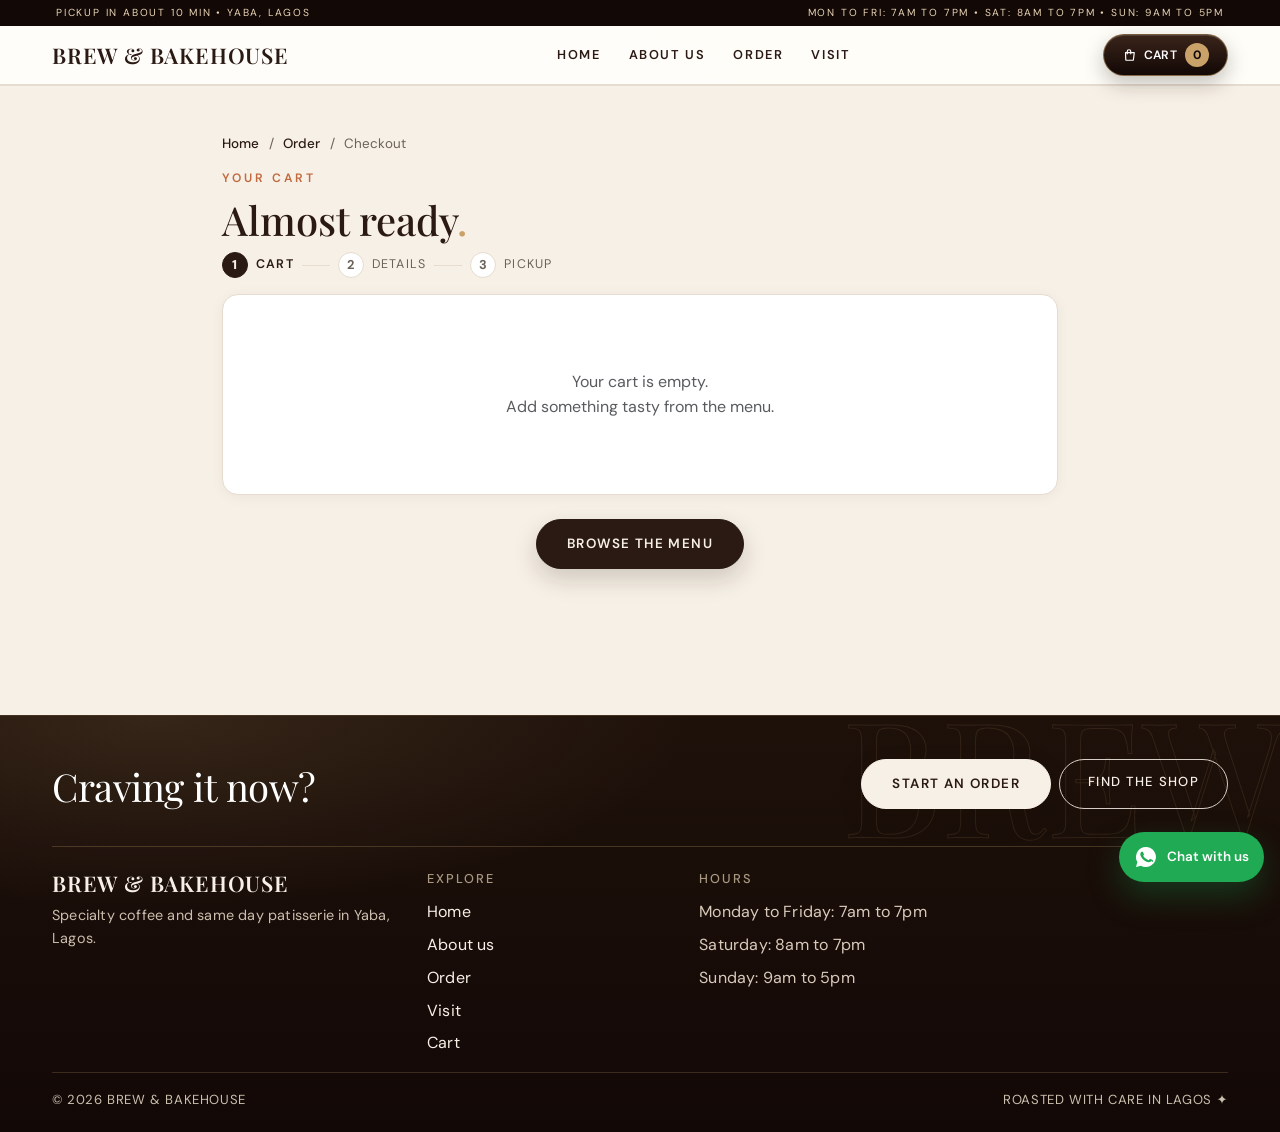
<file: checkout.html>
<!DOCTYPE html>

<html lang="en">

<head>

  <meta charset="UTF-8">

  <meta name="viewport" content="width=device-width, initial-scale=1.0">

  <title>Checkout • Brew & Bakehouse</title>

  <meta name="description" content="Review your pickup order and checkout for Brew and Bakehouse, Yaba Lagos.">
  <meta property="og:type" content="website">
  <meta property="og:title" content="Checkout • Brew &amp; Bakehouse">
  <meta property="og:description" content="Review your pickup order and checkout for Brew and Bakehouse, Yaba Lagos.">

  <meta name="theme-color" content="#190e08">

  <link rel="icon" href="data:image/svg+xml,%3Csvg xmlns='http://www.w3.org/2000/svg' viewBox='0 0 64 64'%3E%3Ccircle cx='32' cy='32' r='30' fill='%23190e08'/%3E%3Ccircle cx='32' cy='32' r='29' fill='none' stroke='%23c9a26a' stroke-width='2'/%3E%3Ctext x='32' y='42' font-size='28' text-anchor='middle' fill='%23f7f0e6' font-family='Georgia'%3EB%3C/text%3E%3C/svg%3E">

  <link href="https://cdn.jsdelivr.net/npm/bootstrap@5.3.3/dist/css/bootstrap.min.css" rel="stylesheet">

  <link rel="preconnect" href="https://fonts.googleapis.com">

  <link rel="preconnect" href="https://fonts.gstatic.com" crossorigin>

  <link href="https://fonts.googleapis.com/css2?family=Playfair+Display:ital,wght@0,400;0,600;1,500&family=DM+Sans:opsz,wght@9..40,400;9..40,500;9..40,600&display=swap" rel="stylesheet">

  <link rel="stylesheet" href="css/style.css">

</head>

<body>

  <a class="skip-link" href="#main">Skip to content</a>



  <div class="topbar"><div class="topwrap"><span>Pickup in about 10 min • Yaba, Lagos</span><span class="topbar-right">Mon to Fri: 7am to 7pm • Sat: 8am to 7pm • Sun: 9am to 5pm</span></div></div>
<nav class="navbar navbar-expand-lg px-3 px-lg-4 py-2" aria-label="Main navigation">
  <div class="container-fluid" style="max-width:1200px">
    <span class="navbar-brand brand-logo brand-static" aria-label="Brew and Bakehouse">Brew &amp; Bakehouse</span>
    <div class="d-flex align-items-center gap-2 ms-auto d-lg-none">
      <a href="checkout.html" class="btn cart-btn cart-btn-sm" aria-label="View bag"><svg width="14" height="14" viewBox="0 0 24 24" fill="none" stroke="currentColor" stroke-width="2" stroke-linecap="round" stroke-linejoin="round" aria-hidden="true"><path d="M6 8h15l-1.5 12.5a1 1 0 0 1-1 .5h-11a1 1 0 0 1-1-.5z"/><path d="M9 10V6a3 3 0 0 1 6 0v4"/></svg> <span class="m-label">Cart</span> <span class="cart-count">0</span></a>
      <button class="navbar-toggler custom-toggler js-drawer-toggle" type="button" aria-controls="navMenu" aria-expanded="false" aria-label="Open menu">
      <span class="tlines" aria-hidden="true"><span></span><span></span><span></span></span>
      <span class="tlabel tlabel-open" aria-hidden="true">Menu</span>
      <span class="tlabel tlabel-close" aria-hidden="true">Close</span>
    </button>
    </div>
    <div class="drawer navbar-collapse" id="navMenu">
      <ul class="navbar-nav mx-auto gap-lg-4 text-center my-3 my-lg-0">
          <li class="nav-item"><a class="nav-link" href="index.html"><span class="dn" aria-hidden="true">01</span>Home</a></li>
          <li class="nav-item"><a class="nav-link" href="our-story.html"><span class="dn" aria-hidden="true">02</span>About us</a></li>
          <li class="nav-item"><a class="nav-link" href="order.html"><span class="dn" aria-hidden="true">03</span>Order</a></li>
          <li class="nav-item"><a class="nav-link" href="find-us.html"><span class="dn" aria-hidden="true">04</span>Visit</a></li>
      </ul>
      <div class="drawer-cart d-lg-none">
        <a href="checkout.html" class="btn cart-btn justify-content-center" aria-label="View bag"><svg width="14" height="14" viewBox="0 0 24 24" fill="none" stroke="currentColor" stroke-width="2" stroke-linecap="round" stroke-linejoin="round" aria-hidden="true"><path d="M6 8h15l-1.5 12.5a1 1 0 0 1-1 .5h-11a1 1 0 0 1-1-.5z"/><path d="M9 10V6a3 3 0 0 1 6 0v4"/></svg> CART <span class="cart-count">0</span></a>
        <p class="drawer-note">Monday to Friday: 7am to 7pm • Yaba, Lagos</p>
      </div>
      <div class="d-none d-lg-block">
        <a href="checkout.html" class="btn cart-btn justify-content-center" aria-label="View bag"><svg width="14" height="14" viewBox="0 0 24 24" fill="none" stroke="currentColor" stroke-width="2" stroke-linecap="round" stroke-linejoin="round" aria-hidden="true"><path d="M6 8h15l-1.5 12.5a1 1 0 0 1-1 .5h-11a1 1 0 0 1-1-.5z"/><path d="M9 10V6a3 3 0 0 1 6 0v4"/></svg> CART <span class="cart-count">0</span></a>
      </div>
    </div>
  </div>
</nav>



  <main id="main">

  <section class="cart-section py-4 py-md-5" style="background:var(--cream); min-height:70vh">

    <div class="container" style="max-width:860px">

      <nav class="breadcrumb-nav" aria-label="Breadcrumb">
        <a href="index.html">Home</a><span aria-hidden="true">/</span><a href="order.html">Order</a><span aria-hidden="true">/</span><span aria-current="page">Checkout</span>
      </nav>
      <p class="eyebrow mb-2">Your cart</p>
      <h1 class="section-title mb-2">Almost ready<span style="color:var(--gold)">.</span></h1>

      <div class="steps" aria-label="Checkout steps"><span class="on"><b>1</b> Cart</span><i></i><span><b>2</b> Details</span><i></i><span><b>3</b> Pickup</span></div>



      <div class="last-order" id="lastOrder" style="display:none;" role="status"></div>

      <div class="cart-box" id="cartBox" aria-live="polite">

        <p class="text-center text-muted py-5 mb-0">Your cart is empty.</p>

      </div>



      <div class="text-center mt-3" id="cartActions" style="display:none;">

        <div class="fulfill-toggle" role="group" aria-label="Pickup or delivery">
          <button class="filter-btn active" id="pickupBtn" aria-pressed="true" type="button">Pickup</button>
          <button class="filter-btn" id="deliveryBtn" aria-pressed="false" type="button">Delivery</button>
        </div>

        <p class="cart-items-line" id="cartTotal"></p>

        <p class="cart-fee" id="feeLine"></p>

        <p class="cart-total" id="grandTotal"></p>

        <p class="text-muted small mb-0" id="cartEta"></p>

        <p class="loyalty-line" id="loyaltyLine"></p>

        <p class="text-muted small mb-0">Pay on pickup or delivery.</p>

        <div class="mt-2">
          <button class="cart-remove" id="clearCartBtn" type="button">Clear Cart</button>
        </div>

      </div>



      <div class="checkout-form mt-3" id="checkoutForm" style="display:none;">

        <h2 class="checkout-title h4">Complete your order</h2>

        <p class="checkout-sub">Fill in your details and we'll have your order ready for pickup.</p>



        <form id="checkoutFields" novalidate onsubmit="return false;">

        <div class="row g-3 mt-1">

          <div class="col-12 col-md-6">

            <label class="form-label" for="customerName">Full Name *</label>

            <input type="text" class="form-control" id="customerName" placeholder="e.g. Ada Obi" autocomplete="name" required>

          </div>

          <div class="col-12 col-md-6">

            <label class="form-label" for="customerPhone">Phone Number *</label>

            <input type="tel" class="form-control" id="customerPhone" placeholder="e.g. 08012345678" autocomplete="tel" required>

          </div>

          <div class="col-12 col-md-6">

            <label class="form-label" for="customerEmail">Email Address *</label>

            <input type="email" class="form-control" id="customerEmail" placeholder="e.g. ada@email.com" autocomplete="email" required>

          </div>

          <div class="col-12 col-md-6">

            <label class="form-label" for="pickupTime">Pickup Time *</label>

            <input type="time" class="form-control" id="pickupTime" required>

            <p class="form-text pickup-hint" id="pickupHint">Same day pickup only • at least 15 min ahead • within opening hours.</p>

          </div>

          <div class="col-12" id="deliveryFields" style="display:none;">

            <label class="form-label" for="deliveryAddress">Delivery Address *</label>

            <textarea class="form-control" id="deliveryAddress" rows="2" placeholder="e.g. 4 Aiyetoro St, Yaba"></textarea>

          </div>

          <div class="col-12 col-md-6" id="zoneWrap" style="display:none;">

            <label class="form-label" for="deliveryZone">Delivery Zone</label>

            <select class="form-control" id="deliveryZone"></select>

          </div>

          <div class="col-12">

            <label class="form-label" for="specialRequests">Special Requests (optional)</label>

            <textarea class="form-control" id="specialRequests" rows="2" placeholder="e.g. No sugar, extra hot..."></textarea>

          </div>

        </div>



        <div class="mt-4">

          <button class="btn btn-dark-pill w-100" id="placeOrderBtn" type="submit">Place Order</button>

        </div>

        <div class="wa-lane mt-3">

          <button class="btn btn-outline-dark-pill w-100" id="waOrderBtn" type="button">Send order on WhatsApp</button>

          <p class="text-muted small mt-2 mb-0 text-center">Prefers chat? Send the same order straight to our WhatsApp.</p>

        </div>

        </form>



        <div id="orderSuccess" class="order-success mt-4" style="display:none;" role="status"></div>

      </div>



      <div class="text-center mt-4 d-grid d-sm-block" id="browseBtn">

        <a href="order.html" class="btn btn-dark-pill">Browse the menu</a>

      </div>



    </div>

  </section>

  </main>



  <footer class="footer-premium">
  <div class="container" style="max-width:1200px">
    <div class="foot-cta">
      <div>
        <p class="foot-cta-title">Craving it now?</p>
      </div>
      <div class="d-flex flex-column flex-sm-row gap-2">
        <a href="order.html" class="btn btn-cream text-center">Start an order</a>
        <a href="find-us.html" class="btn btn-outline-cream text-center">Find the shop</a>
      </div>
    </div>
    <div class="footer-grid footer-grid-premium">
      <div>
        <p class="brand-logo mb-2">Brew &amp; Bakehouse</p>
        <p class="foot-note">Specialty coffee and same day patisserie in Yaba, Lagos.</p>
      </div>
      <div>
        <h4>Explore</h4>
        <ul>
          <li><a href="index.html">Home</a></li>
          <li><a href="our-story.html">About us</a></li>
          <li><a href="order.html">Order</a></li>
          <li><a href="find-us.html">Visit</a></li>
          <li><a href="checkout.html">Cart</a></li>
        </ul>
      </div>
      <div>
        <h4>Hours</h4>
        <ul>
          <li>Monday to Friday: 7am to 7pm</li>
          <li>Saturday: 8am to 7pm</li>
          <li>Sunday: 9am to 5pm</li>
        </ul>
      </div>
    </div>
    <div class="footer-bottom">
      <span>© 2026 Brew &amp; Bakehouse</span>
      <span>Roasted with care in Lagos ✦</span>
    </div>
  </div>
</footer>



    <a class="wa-float" href="https://wa.me/2349159898348?text=Hello%20Brew%20and%20Bakehouse!" target="_blank" rel="noopener" aria-label="Chat with us on WhatsApp">
    <svg viewBox="0 0 24 24" fill="currentColor" aria-hidden="true"><path d="M12 2a10 10 0 0 0-8.6 15.1L2 22l5-1.3A10 10 0 1 0 12 2zm5.2 13.9c-.2.6-1.3 1.2-1.8 1.2-.5.1-1 .2-3.3-.7-2.8-1.1-4.6-4-4.7-4.2-.1-.2-1.1-1.5-1.1-2.9s.7-2 1-2.3c.2-.3.5-.3.7-.3h.5c.2 0 .4 0 .6.5s.8 1.9.8 2c.1.1.1.3 0 .5l-.4.5c-.2.2-.3.4-.1.7.2.3.9 1.5 2 2.4 1.4 1.2 2.5 1.6 2.9 1.8.3.2.5.1.7-.1l.8-1c.2-.3.4-.2.7-.1l2 1c.3.1.5.2.6.4 0 .1 0 .7-.4 1.6z"/></svg>
    <span>Chat with us</span>
  </a>
<div class="toast-stack" id="toastStack" aria-live="polite" aria-atomic="true"></div>



  <script src="https://cdn.jsdelivr.net/npm/bootstrap@5.3.3/dist/js/bootstrap.bundle.min.js"></script>

  <script src="js/script.js"></script>

</body>

</html>
</file>
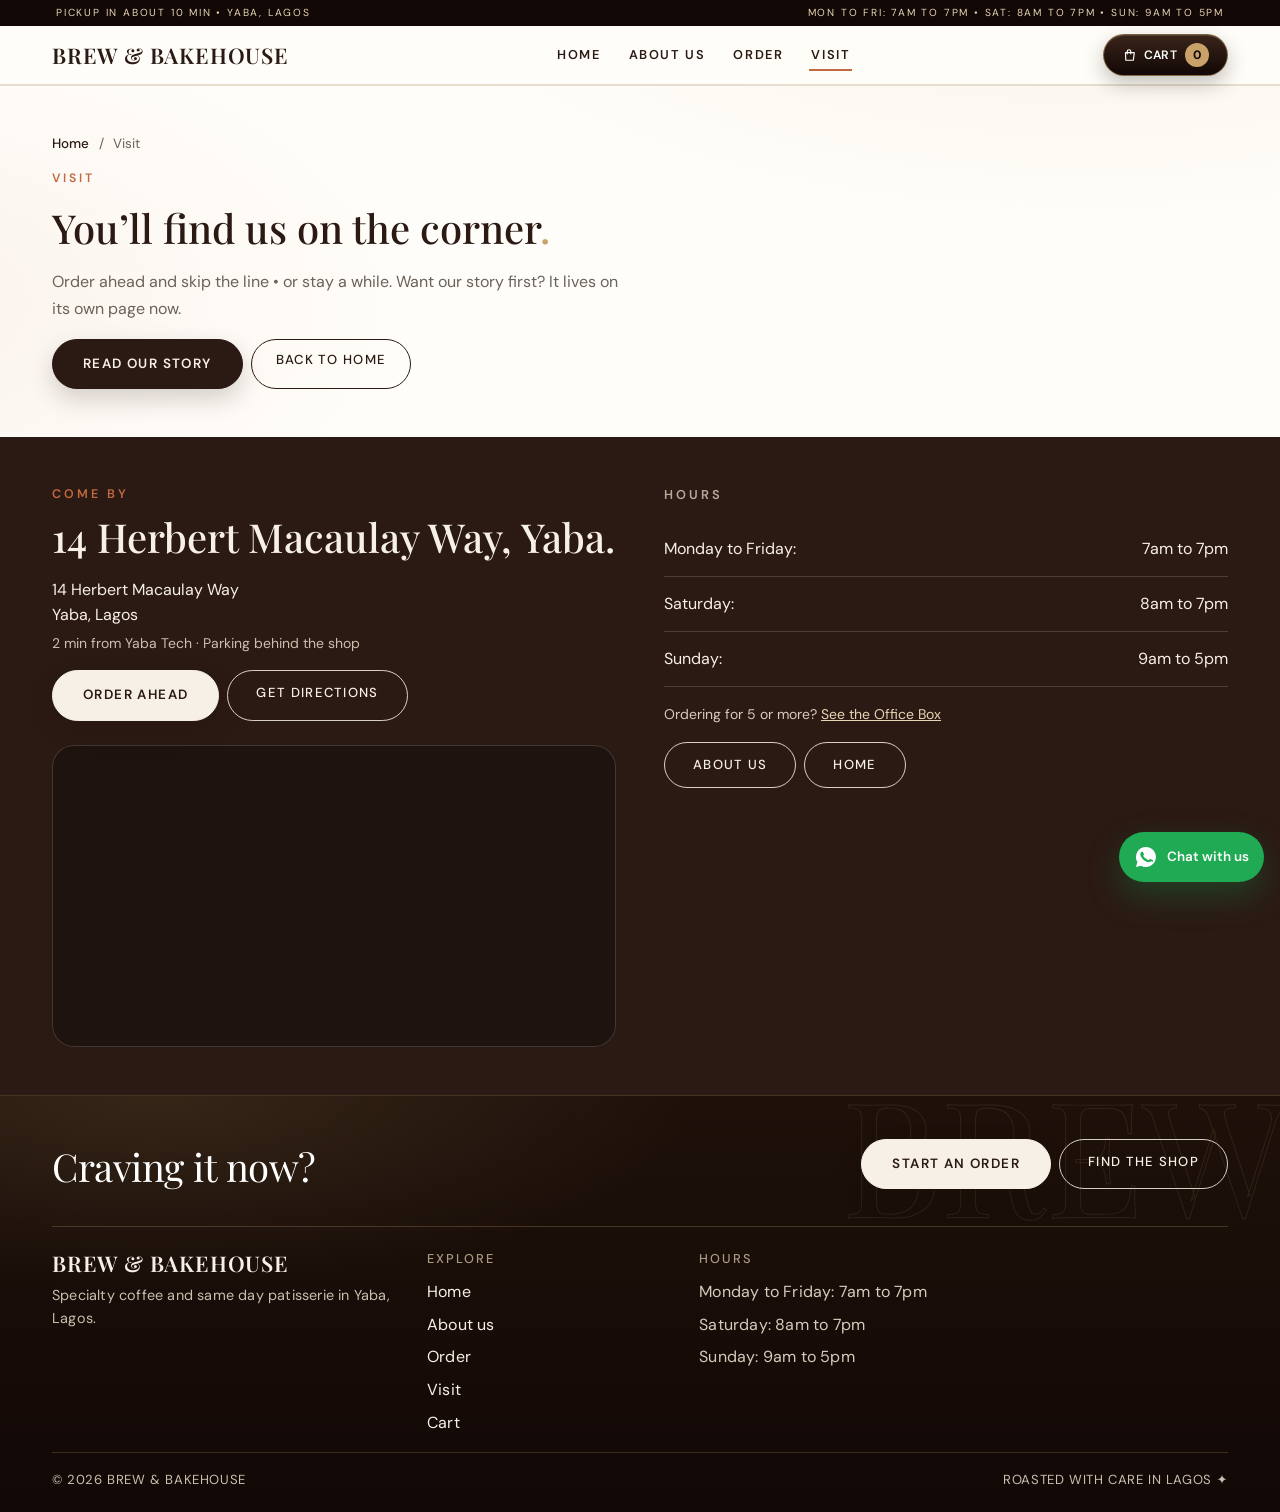
<file: find-us.html>
<!DOCTYPE html>

<html lang="en">

<head>

  <meta charset="UTF-8">

  <meta name="viewport" content="width=device-width, initial-scale=1.0">

  <title>Visit • Brew & Bakehouse, Yaba Lagos</title>

  <meta name="description" content="Hours, address and directions • 14 Herbert Macaulay Way, Yaba Lagos.">
  <meta property="og:type" content="website">
  <meta property="og:title" content="Visit • Brew &amp; Bakehouse">
  <meta property="og:description" content="Hours, address and directions • 14 Herbert Macaulay Way, Yaba Lagos.">

  <meta name="theme-color" content="#190e08">

  <link rel="icon" href="data:image/svg+xml,%3Csvg xmlns='http://www.w3.org/2000/svg' viewBox='0 0 64 64'%3E%3Ccircle cx='32' cy='32' r='30' fill='%23190e08'/%3E%3Ccircle cx='32' cy='32' r='29' fill='none' stroke='%23c9a26a' stroke-width='2'/%3E%3Ctext x='32' y='42' font-size='28' text-anchor='middle' fill='%23f7f0e6' font-family='Georgia'%3EB%3C/text%3E%3C/svg%3E">

  <link href="https://cdn.jsdelivr.net/npm/bootstrap@5.3.3/dist/css/bootstrap.min.css" rel="stylesheet">

  <link rel="preconnect" href="https://fonts.googleapis.com">

  <link rel="preconnect" href="https://fonts.gstatic.com" crossorigin>

  <link href="https://fonts.googleapis.com/css2?family=Playfair+Display:ital,wght@0,400;0,500;0,600;1,400;1,500&family=DM+Sans:opsz,wght@9..40,400;9..40,500;9..40,600&display=swap" rel="stylesheet">

  <link rel="stylesheet" href="css/style.css">

</head>

<body>

  <a class="skip-link" href="#main">Skip to content</a>



  <div class="topbar"><div class="topwrap"><span>Pickup in about 10 min • Yaba, Lagos</span><span class="topbar-right">Mon to Fri: 7am to 7pm • Sat: 8am to 7pm • Sun: 9am to 5pm</span></div></div>
<nav class="navbar navbar-expand-lg px-3 px-lg-4 py-2" aria-label="Main navigation">
  <div class="container-fluid" style="max-width:1200px">
    <span class="navbar-brand brand-logo brand-static" aria-label="Brew and Bakehouse">Brew &amp; Bakehouse</span>
    <div class="d-flex align-items-center gap-2 ms-auto d-lg-none">
      <a href="checkout.html" class="btn cart-btn cart-btn-sm" aria-label="View bag"><svg width="14" height="14" viewBox="0 0 24 24" fill="none" stroke="currentColor" stroke-width="2" stroke-linecap="round" stroke-linejoin="round" aria-hidden="true"><path d="M6 8h15l-1.5 12.5a1 1 0 0 1-1 .5h-11a1 1 0 0 1-1-.5z"/><path d="M9 10V6a3 3 0 0 1 6 0v4"/></svg> <span class="m-label">Cart</span> <span class="cart-count">0</span></a>
      <button class="navbar-toggler custom-toggler js-drawer-toggle" type="button" aria-controls="navMenu" aria-expanded="false" aria-label="Open menu">
      <span class="tlines" aria-hidden="true"><span></span><span></span><span></span></span>
      <span class="tlabel tlabel-open" aria-hidden="true">Menu</span>
      <span class="tlabel tlabel-close" aria-hidden="true">Close</span>
    </button>
    </div>
    <div class="drawer navbar-collapse" id="navMenu">
      <ul class="navbar-nav mx-auto gap-lg-4 text-center my-3 my-lg-0">
          <li class="nav-item"><a class="nav-link" href="index.html"><span class="dn" aria-hidden="true">01</span>Home</a></li>
          <li class="nav-item"><a class="nav-link" href="our-story.html"><span class="dn" aria-hidden="true">02</span>About us</a></li>
          <li class="nav-item"><a class="nav-link" href="order.html"><span class="dn" aria-hidden="true">03</span>Order</a></li>
          <li class="nav-item"><a class="nav-link active" href="find-us.html" aria-current="page"><span class="dn" aria-hidden="true">04</span>Visit</a></li>
      </ul>
      <div class="drawer-cart d-lg-none">
        <a href="checkout.html" class="btn cart-btn justify-content-center" aria-label="View bag"><svg width="14" height="14" viewBox="0 0 24 24" fill="none" stroke="currentColor" stroke-width="2" stroke-linecap="round" stroke-linejoin="round" aria-hidden="true"><path d="M6 8h15l-1.5 12.5a1 1 0 0 1-1 .5h-11a1 1 0 0 1-1-.5z"/><path d="M9 10V6a3 3 0 0 1 6 0v4"/></svg> CART <span class="cart-count">0</span></a>
        <p class="drawer-note">Monday to Friday: 7am to 7pm • Yaba, Lagos</p>
      </div>
      <div class="d-none d-lg-block">
        <a href="checkout.html" class="btn cart-btn justify-content-center" aria-label="View bag"><svg width="14" height="14" viewBox="0 0 24 24" fill="none" stroke="currentColor" stroke-width="2" stroke-linecap="round" stroke-linejoin="round" aria-hidden="true"><path d="M6 8h15l-1.5 12.5a1 1 0 0 1-1 .5h-11a1 1 0 0 1-1-.5z"/><path d="M9 10V6a3 3 0 0 1 6 0v4"/></svg> CART <span class="cart-count">0</span></a>
      </div>
    </div>
  </div>
</nav>



  <main id="main">

  <section class="py-5 reveal">

    <div class="container" style="max-width:1200px">

      <nav class="breadcrumb-nav" aria-label="Breadcrumb">
        <a href="index.html">Home</a><span aria-hidden="true">/</span><span aria-current="page">Visit</span>
      </nav>
      <p class="eyebrow">Visit</p>
      <h1 class="section-title mt-2">You’ll find us on the corner<span style="color:var(--gold)">.</span></h1>

      <p class="section-text" style="max-width:36rem">Order ahead and skip the line • or stay a while. Want our story first? It lives on its own page now.</p>

      <div class="d-flex flex-column flex-sm-row gap-2 mt-3">
        <a href="our-story.html" class="btn btn-dark-pill text-center">Read our story</a>
        <a href="index.html" class="btn btn-dark-outline text-center">Back to home</a>
      </div>

    </div>

  </section>



  <section class="visit-section py-5 reveal" id="visit">

    <div class="container" style="max-width:1200px">

      <div class="row g-4 g-lg-5">

        <div class="col-lg-6">

                <p class="section-tag-light">COME BY</p>
<h2 class="section-title-light mt-2">14 Herbert Macaulay Way, Yaba.</h2>

          <p class="mt-3 mb-1">

 14 Herbert Macaulay Way<br>

 Yaba, Lagos

 </p>

          <p class="small" style="color:#cbbfae">2 min from Yaba Tech · Parking behind the shop</p>

          <div class="d-flex flex-column flex-sm-row gap-2 mt-3">

            <a href="order.html" class="btn btn-cream text-center">Order ahead</a>

            <a href="https://www.google.com/maps/search/14+Herbert+Macaulay+Way+Yaba+Lagos" target="_blank" rel="noopener" class="btn btn-outline-cream text-center">Get directions</a>

          </div>

          <div class="map-frame mt-4">

            <iframe title="Map to Brew and Bakehouse" loading="lazy" src="https://www.google.com/maps?q=14+Herbert+Macaulay+Way+Yaba+Lagos&output=embed"></iframe>

          </div>

        </div>

        <div class="col-lg-6">

                <p class="hours-label">HOURS</p>
<div class="hours-row"><span>Monday to Friday:</span><span>7am to 7pm</span></div>

          <div class="hours-row"><span>Saturday:</span><span>8am to 7pm</span></div>

          <div class="hours-row"><span>Sunday:</span><span>9am to 5pm</span></div>

          <p class="mt-3 mb-0 small" style="color:#d8cbbc">Ordering for 5 or more? <a href="order.html#office-box" style="color:var(--gold-soft)">See the Office Box</a></p>

          <div class="mt-3 d-flex flex-wrap gap-2">

            <a href="our-story.html" class="btn btn-outline-cream btn-sm">About us</a>

            <a href="index.html" class="btn btn-outline-cream btn-sm">Home</a>

          </div>

        </div>

      </div>

    </div>

  </section>

  </main>



  <footer class="footer-premium">
  <div class="container" style="max-width:1200px">
    <div class="foot-cta">
      <div>
        <p class="foot-cta-title">Craving it now?</p>
      </div>
      <div class="d-flex flex-column flex-sm-row gap-2">
        <a href="order.html" class="btn btn-cream text-center">Start an order</a>
        <a href="find-us.html" class="btn btn-outline-cream text-center">Find the shop</a>
      </div>
    </div>
    <div class="footer-grid footer-grid-premium">
      <div>
        <p class="brand-logo mb-2">Brew &amp; Bakehouse</p>
        <p class="foot-note">Specialty coffee and same day patisserie in Yaba, Lagos.</p>
      </div>
      <div>
        <h4>Explore</h4>
        <ul>
          <li><a href="index.html">Home</a></li>
          <li><a href="our-story.html">About us</a></li>
          <li><a href="order.html">Order</a></li>
          <li><a href="find-us.html">Visit</a></li>
          <li><a href="checkout.html">Cart</a></li>
        </ul>
      </div>
      <div>
        <h4>Hours</h4>
        <ul>
          <li>Monday to Friday: 7am to 7pm</li>
          <li>Saturday: 8am to 7pm</li>
          <li>Sunday: 9am to 5pm</li>
        </ul>
      </div>
    </div>
    <div class="footer-bottom">
      <span>© 2026 Brew &amp; Bakehouse</span>
      <span>Roasted with care in Lagos ✦</span>
    </div>
  </div>
</footer>



    <a class="wa-float" href="https://wa.me/2349159898348?text=Hello%20Brew%20and%20Bakehouse!" target="_blank" rel="noopener" aria-label="Chat with us on WhatsApp">
    <svg viewBox="0 0 24 24" fill="currentColor" aria-hidden="true"><path d="M12 2a10 10 0 0 0-8.6 15.1L2 22l5-1.3A10 10 0 1 0 12 2zm5.2 13.9c-.2.6-1.3 1.2-1.8 1.2-.5.1-1 .2-3.3-.7-2.8-1.1-4.6-4-4.7-4.2-.1-.2-1.1-1.5-1.1-2.9s.7-2 1-2.3c.2-.3.5-.3.7-.3h.5c.2 0 .4 0 .6.5s.8 1.9.8 2c.1.1.1.3 0 .5l-.4.5c-.2.2-.3.4-.1.7.2.3.9 1.5 2 2.4 1.4 1.2 2.5 1.6 2.9 1.8.3.2.5.1.7-.1l.8-1c.2-.3.4-.2.7-.1l2 1c.3.1.5.2.6.4 0 .1 0 .7-.4 1.6z"/></svg>
    <span>Chat with us</span>
  </a>
<div class="toast-stack" id="toastStack" aria-live="polite" aria-atomic="true"></div>



  <script src="https://cdn.jsdelivr.net/npm/bootstrap@5.3.3/dist/js/bootstrap.bundle.min.js"></script>

  <script src="js/script.js"></script>

</body>

</html>
</file>
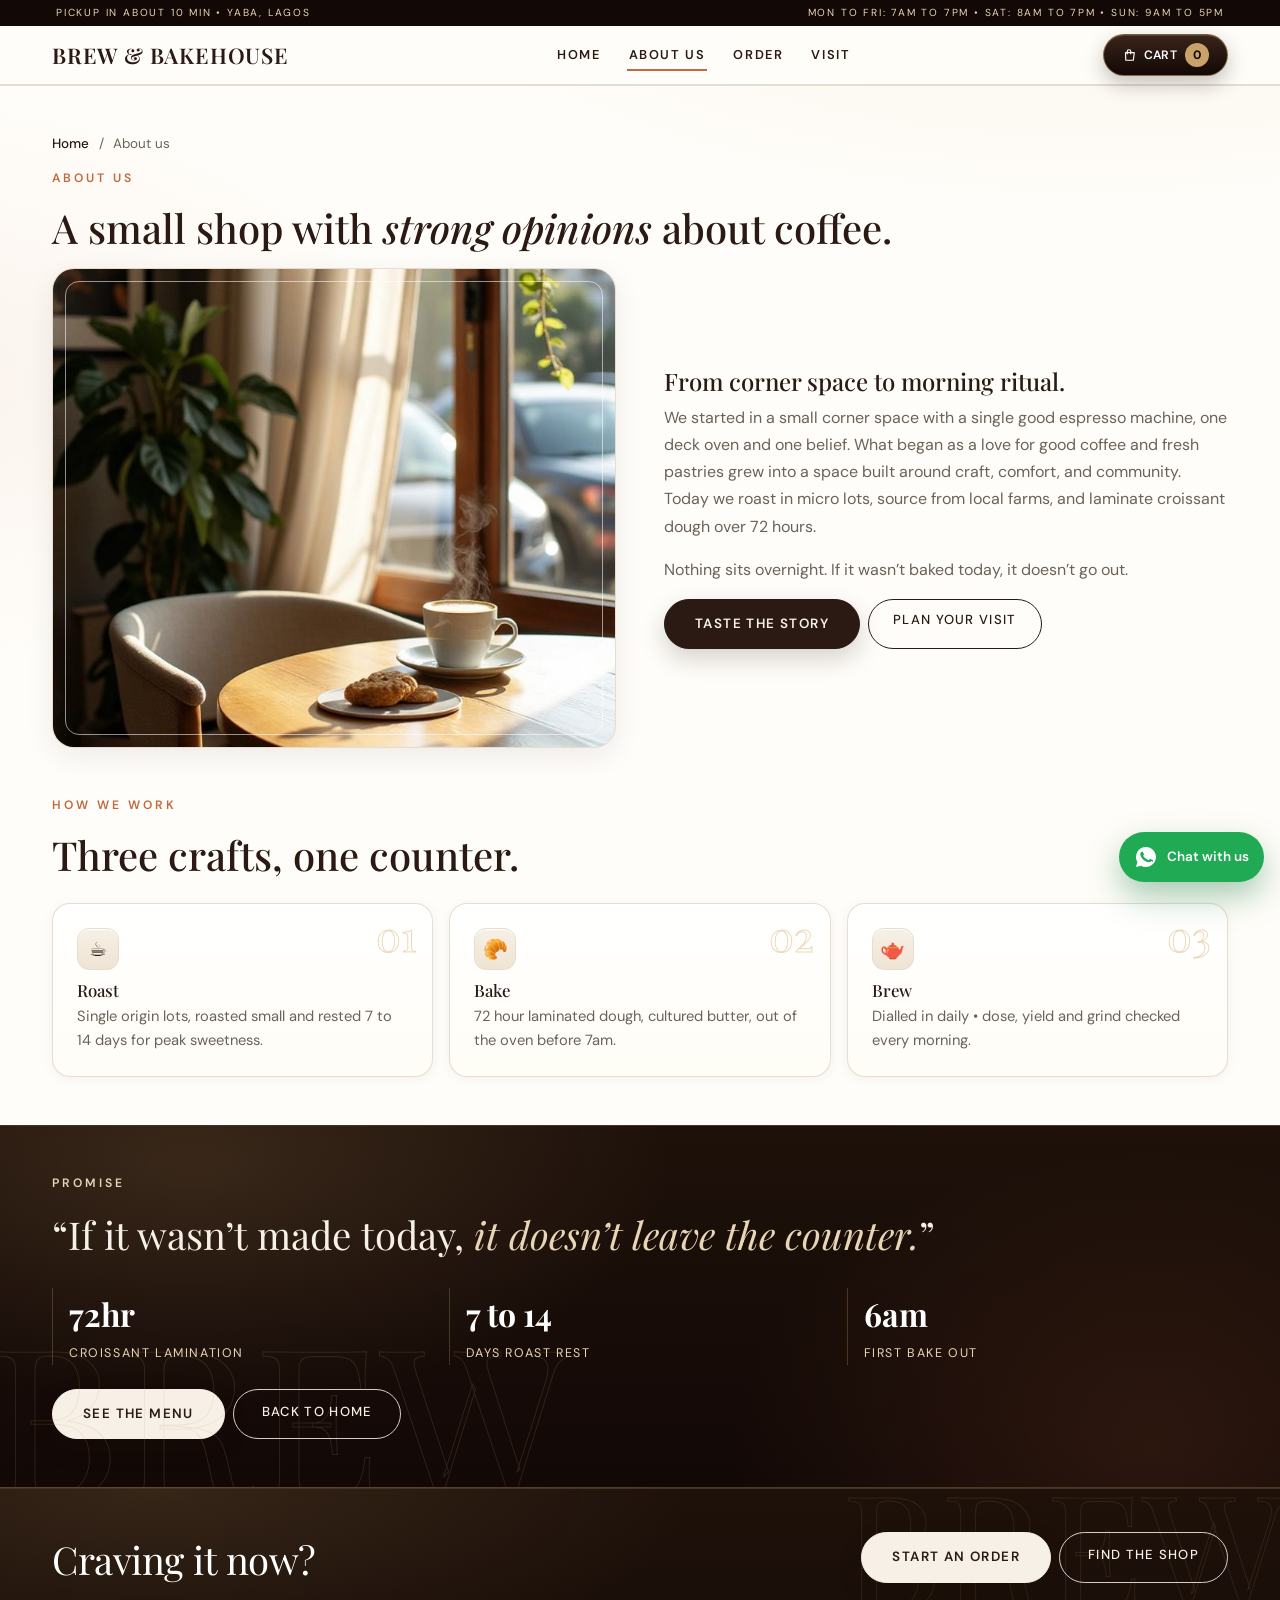
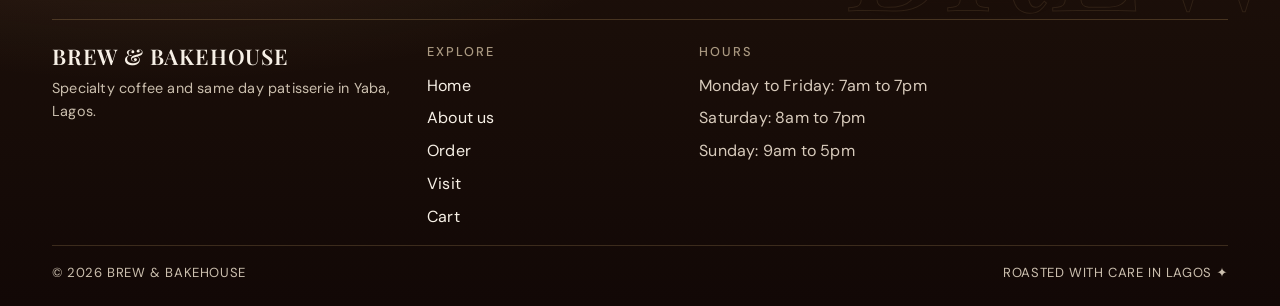
<file: our-story.html>
<!DOCTYPE html>

<html lang="en">

<head>

  <meta charset="UTF-8">

  <meta name="viewport" content="width=device-width, initial-scale=1.0">

  <title>Our Story • Brew & Bakehouse</title>

  <meta name="description" content="The story behind Brew and Bakehouse • small batch roast, 72 hour pastry, and slow mornings in Yaba, Lagos.">
  <meta property="og:type" content="website">
  <meta property="og:title" content="Our Story • Brew &amp; Bakehouse">
  <meta property="og:description" content="The story behind Brew and Bakehouse • small batch roast, 72 hour pastry, slow mornings in Yaba, Lagos.">

  <meta name="theme-color" content="#190e08">

  <link rel="icon" href="data:image/svg+xml,%3Csvg xmlns='http://www.w3.org/2000/svg' viewBox='0 0 64 64'%3E%3Ccircle cx='32' cy='32' r='30' fill='%23190e08'/%3E%3Ccircle cx='32' cy='32' r='29' fill='none' stroke='%23c9a26a' stroke-width='2'/%3E%3Ctext x='32' y='42' font-size='28' text-anchor='middle' fill='%23f7f0e6' font-family='Georgia'%3EB%3C/text%3E%3C/svg%3E">

  <link href="https://cdn.jsdelivr.net/npm/bootstrap@5.3.3/dist/css/bootstrap.min.css" rel="stylesheet">

  <link rel="preconnect" href="https://fonts.googleapis.com">

  <link rel="preconnect" href="https://fonts.gstatic.com" crossorigin>

  <link href="https://fonts.googleapis.com/css2?family=Playfair+Display:ital,wght@0,400;0,500;0,600;1,400;1,500&family=DM+Sans:opsz,wght@9..40,400;9..40,500;9..40,600&display=swap" rel="stylesheet">

  <link rel="stylesheet" href="css/style.css">

</head>

<body>

  <a class="skip-link" href="#main">Skip to content</a>



  <div class="topbar"><div class="topwrap"><span>Pickup in about 10 min • Yaba, Lagos</span><span class="topbar-right">Mon to Fri: 7am to 7pm • Sat: 8am to 7pm • Sun: 9am to 5pm</span></div></div>
<nav class="navbar navbar-expand-lg px-3 px-lg-4 py-2" aria-label="Main navigation">
  <div class="container-fluid" style="max-width:1200px">
    <span class="navbar-brand brand-logo brand-static" aria-label="Brew and Bakehouse">Brew &amp; Bakehouse</span>
    <div class="d-flex align-items-center gap-2 ms-auto d-lg-none">
      <a href="checkout.html" class="btn cart-btn cart-btn-sm" aria-label="View bag"><svg width="14" height="14" viewBox="0 0 24 24" fill="none" stroke="currentColor" stroke-width="2" stroke-linecap="round" stroke-linejoin="round" aria-hidden="true"><path d="M6 8h15l-1.5 12.5a1 1 0 0 1-1 .5h-11a1 1 0 0 1-1-.5z"/><path d="M9 10V6a3 3 0 0 1 6 0v4"/></svg> <span class="m-label">Cart</span> <span class="cart-count">0</span></a>
      <button class="navbar-toggler custom-toggler js-drawer-toggle" type="button" aria-controls="navMenu" aria-expanded="false" aria-label="Open menu">
      <span class="tlines" aria-hidden="true"><span></span><span></span><span></span></span>
      <span class="tlabel tlabel-open" aria-hidden="true">Menu</span>
      <span class="tlabel tlabel-close" aria-hidden="true">Close</span>
    </button>
    </div>
    <div class="drawer navbar-collapse" id="navMenu">
      <ul class="navbar-nav mx-auto gap-lg-4 text-center my-3 my-lg-0">
          <li class="nav-item"><a class="nav-link" href="index.html"><span class="dn" aria-hidden="true">01</span>Home</a></li>
          <li class="nav-item"><a class="nav-link active" href="our-story.html" aria-current="page"><span class="dn" aria-hidden="true">02</span>About us</a></li>
          <li class="nav-item"><a class="nav-link" href="order.html"><span class="dn" aria-hidden="true">03</span>Order</a></li>
          <li class="nav-item"><a class="nav-link" href="find-us.html"><span class="dn" aria-hidden="true">04</span>Visit</a></li>
      </ul>
      <div class="drawer-cart d-lg-none">
        <a href="checkout.html" class="btn cart-btn justify-content-center" aria-label="View bag"><svg width="14" height="14" viewBox="0 0 24 24" fill="none" stroke="currentColor" stroke-width="2" stroke-linecap="round" stroke-linejoin="round" aria-hidden="true"><path d="M6 8h15l-1.5 12.5a1 1 0 0 1-1 .5h-11a1 1 0 0 1-1-.5z"/><path d="M9 10V6a3 3 0 0 1 6 0v4"/></svg> CART <span class="cart-count">0</span></a>
        <p class="drawer-note">Monday to Friday: 7am to 7pm • Yaba, Lagos</p>
      </div>
      <div class="d-none d-lg-block">
        <a href="checkout.html" class="btn cart-btn justify-content-center" aria-label="View bag"><svg width="14" height="14" viewBox="0 0 24 24" fill="none" stroke="currentColor" stroke-width="2" stroke-linecap="round" stroke-linejoin="round" aria-hidden="true"><path d="M6 8h15l-1.5 12.5a1 1 0 0 1-1 .5h-11a1 1 0 0 1-1-.5z"/><path d="M9 10V6a3 3 0 0 1 6 0v4"/></svg> CART <span class="cart-count">0</span></a>
      </div>
    </div>
  </div>
</nav>



  <main id="main">

    <section class="py-5 reveal">

      <div class="container" style="max-width:1200px">

                <nav class="breadcrumb-nav" aria-label="Breadcrumb">
          <a href="index.html">Home</a><span aria-hidden="true">/</span><span aria-current="page">About us</span>
        </nav>
        <p class="eyebrow">About us</p>
<h1 class="section-title mt-2">A small shop with <em style="font-family:var(--serif)">strong opinions</em> about coffee.</h1>

        <div class="row align-items-center g-4 g-lg-5">

          <div class="col-lg-6">

            <div class="img-frame">

              <img src="images/story-visit.jpg" alt="Barista scooping fresh coffee beans" loading="lazy" width="1200" height="900">

            </div>

          </div>

          <div class="col-lg-6">

            <h2 class="h4 mt-0" style="font-family:var(--serif)">From corner space to morning ritual.</h2>

            <p class="section-text">We started in a small corner space with a single good espresso machine, one deck oven and one belief. What began as a love for good coffee and fresh pastries grew into a space built around craft, comfort, and community. Today we roast in micro lots, source from local farms, and laminate croissant dough over 72 hours.</p>

            <p class="section-text">Nothing sits overnight. If it wasn’t baked today, it doesn’t go out.</p>

            <div class="d-flex flex-column flex-sm-row gap-2 mt-3">

              <a href="order.html" class="btn btn-dark-pill text-center">Taste the story</a>

              <a href="find-us.html" class="btn btn-dark-outline text-center">Plan your visit</a>

            </div>

          </div>

        </div>

      </div>

    </section>



    <section class="py-5 pt-0 reveal" aria-label="How we work">

      <div class="container" style="max-width:1200px">

        <p class="eyebrow">How we work</p>
        <h2 class="section-title mt-2 mb-4">
Three crafts, one counter.</h2>

        <div class="feature-grid">

          <div class="feature-card" data-num="01">

            <div class="feature-icon" aria-hidden="true">☕</div>

            <h3>Roast</h3>

            <p>Single origin lots, roasted small and rested 7 to 14 days for peak sweetness.</p>

          </div>

          <div class="feature-card" data-num="02">

            <div class="feature-icon" aria-hidden="true">🥐</div>

            <h3>Bake</h3>

            <p>72 hour laminated dough, cultured butter, out of the oven before 7am.</p>

          </div>

          <div class="feature-card" data-num="03">

            <div class="feature-icon" aria-hidden="true">🫖</div>

            <h3>Brew</h3>

            <p>Dialled in daily • dose, yield and grind checked every morning.</p>

          </div>

        </div>

      </div>

    </section>



    <section class="craft-section py-5 reveal">

      <div class="container" style="max-width:1200px">

                <p class="eyebrow" style="color:var(--gold-soft)">Promise</p>
<p class="craft-quote mt-3 mb-0">“If it wasn’t made today, <em>it doesn’t leave the counter.</em>”</p>

        <div class="stat-grid">

          <div class="stat"><strong>72hr</strong><span>Croissant lamination</span></div>

          <div class="stat"><strong>7 to 14</strong><span>Days roast rest</span></div>

          <div class="stat"><strong>6am</strong><span>First bake out</span></div>

        </div>

        <div class="d-flex flex-column flex-sm-row gap-2 mt-4">

          <a href="order.html" class="btn btn-cream text-center">See the menu</a>

          <a href="index.html" class="btn btn-outline-cream text-center">Back to home</a>

        </div>

      </div>

    </section>

  </main>



  <footer class="footer-premium">
  <div class="container" style="max-width:1200px">
    <div class="foot-cta">
      <div>
        <p class="foot-cta-title">Craving it now?</p>
      </div>
      <div class="d-flex flex-column flex-sm-row gap-2">
        <a href="order.html" class="btn btn-cream text-center">Start an order</a>
        <a href="find-us.html" class="btn btn-outline-cream text-center">Find the shop</a>
      </div>
    </div>
    <div class="footer-grid footer-grid-premium">
      <div>
        <p class="brand-logo mb-2">Brew &amp; Bakehouse</p>
        <p class="foot-note">Specialty coffee and same day patisserie in Yaba, Lagos.</p>
      </div>
      <div>
        <h4>Explore</h4>
        <ul>
          <li><a href="index.html">Home</a></li>
          <li><a href="our-story.html">About us</a></li>
          <li><a href="order.html">Order</a></li>
          <li><a href="find-us.html">Visit</a></li>
          <li><a href="checkout.html">Cart</a></li>
        </ul>
      </div>
      <div>
        <h4>Hours</h4>
        <ul>
          <li>Monday to Friday: 7am to 7pm</li>
          <li>Saturday: 8am to 7pm</li>
          <li>Sunday: 9am to 5pm</li>
        </ul>
      </div>
    </div>
    <div class="footer-bottom">
      <span>© 2026 Brew &amp; Bakehouse</span>
      <span>Roasted with care in Lagos ✦</span>
    </div>
  </div>
</footer>



    <a class="wa-float" href="https://wa.me/2349159898348?text=Hello%20Brew%20and%20Bakehouse!" target="_blank" rel="noopener" aria-label="Chat with us on WhatsApp">
    <svg viewBox="0 0 24 24" fill="currentColor" aria-hidden="true"><path d="M12 2a10 10 0 0 0-8.6 15.1L2 22l5-1.3A10 10 0 1 0 12 2zm5.2 13.9c-.2.6-1.3 1.2-1.8 1.2-.5.1-1 .2-3.3-.7-2.8-1.1-4.6-4-4.7-4.2-.1-.2-1.1-1.5-1.1-2.9s.7-2 1-2.3c.2-.3.5-.3.7-.3h.5c.2 0 .4 0 .6.5s.8 1.9.8 2c.1.1.1.3 0 .5l-.4.5c-.2.2-.3.4-.1.7.2.3.9 1.5 2 2.4 1.4 1.2 2.5 1.6 2.9 1.8.3.2.5.1.7-.1l.8-1c.2-.3.4-.2.7-.1l2 1c.3.1.5.2.6.4 0 .1 0 .7-.4 1.6z"/></svg>
    <span>Chat with us</span>
  </a>
<div class="toast-stack" id="toastStack" aria-live="polite" aria-atomic="true"></div>



  <script src="https://cdn.jsdelivr.net/npm/bootstrap@5.3.3/dist/js/bootstrap.bundle.min.js"></script>

  <script src="js/script.js"></script>

</body>

</html>
</file>
<file: css/style.css>
:root {
  --cream: #f7f0e6;
  --cream-2: #efe4d3;
  --cream-3: #faf6ee;
  --dark-brown: #2b1a14;
  --dark-brown-2: #190e08;
  --espresso: #120806;
  --rust: #c1693f;
  --rust-dark: #a55430;
  --gold: #c9a26a;
  --gold-soft: #e8d5b5;
  --text-grey: #6b6259;
  --line: #e6dccf;
  --line-dark: rgba(201,162,106,.28);
  --card-shadow: 0 8px 28px rgba(43, 26, 20, 0.08);
  --card-shadow-hover: 0 18px 44px rgba(25, 14, 8, 0.16);
  --radius-lg: 22px;
  --radius-md: 16px;
  --radius-pill: 50px;
  --max-w: 1200px;
  --serif: 'Playfair Display', Georgia, serif;
  --sans: 'DM Sans', system-ui, -apple-system, sans-serif;
}

* { box-sizing: border-box; }

html { scroll-behavior: smooth; }

body {
  font-family: 'DM Sans', system-ui, -apple-system, sans-serif;
  color: var(--dark-brown);
  margin: 0;
  background: #fffdf9;
  overflow-x: hidden;
  -webkit-font-smoothing: antialiased;
  line-height: 1.6;
}

img {
  max-width: 100%;
  height: auto;
  display: block;
}

h1, h2, .brand-logo {
  font-family: 'Playfair Display', Georgia, serif;
  line-height: 1.15;
  text-wrap: balance;
}

a:focus-visible,
button:focus-visible,
input:focus-visible,
textarea:focus-visible {
  outline: 3px solid var(--rust);
  outline-offset: 2px;
  border-radius: 6px;
}

.skip-link {
  position: absolute;
  left: -9999px;
  top: 0;
  background: var(--dark-brown);
  color: #fff;
  padding: 10px 16px;
  z-index: 2000;
}
.skip-link:focus { left: 8px; top: 8px; }

/* ---------- NAV ---------- */
.navbar {
  position: sticky;
  top: 0;
  z-index: 1020;
  background: rgba(255, 253, 249, 0.92) !important;
  backdrop-filter: blur(12px);
  -webkit-backdrop-filter: blur(12px);
  border-bottom: 1px solid var(--line);
}

.brand-logo {
  font-family: var(--serif);
  font-size: 1.35rem;
  font-weight: 600;
  color: var(--dark-brown) !important;
  white-space: nowrap;
  letter-spacing: .8px;
  text-transform: uppercase;
}

.nav-link {
  color: var(--dark-brown) !important;
  font-weight: 600;
  font-size: .8rem;
  letter-spacing: 1.6px;
  text-transform: uppercase;
  position: relative;
  padding: 6px 2px !important;
}
.nav-link::after {
  content: "";
  position: absolute;
  left: 0; bottom: 0;
  width: 0; height: 2px;
  background: var(--rust);
  transition: width .25s ease;
}
.nav-link:hover::after,
.nav-link.active::after { width: 100%; }
.nav-link.active { font-weight: 600; }

.navbar-collapse .cart-btn {
  margin-top: 0.75rem;
}
@media (min-width: 992px) {
  .navbar-collapse .cart-btn { margin-top: 0; }
}

.cart-btn {
  background: linear-gradient(180deg, #3a241a, var(--espresso));
  color: #fff !important;
  border-radius: var(--radius-pill);
  padding: 8px 18px;
  font-size: 0.76rem;
  letter-spacing: 1.5px;
  font-weight: 600;
  border: 1px solid rgba(201,162,106,.55);
  white-space: nowrap;
  display: inline-flex;
  align-items: center;
  gap: .5rem;
  box-shadow: 0 8px 20px rgba(25,14,8,.25), inset 0 1px 0 rgba(255,255,255,.12);
  transition: transform .15s ease, box-shadow .2s ease, border-color .2s ease;
}
.cart-btn:hover { transform: translateY(-1px); border-color: var(--gold); color: #fff !important; box-shadow: 0 12px 26px rgba(25,14,8,.32), inset 0 1px 0 rgba(255,255,255,.14); }
.cart-btn svg { width: 14px; height: 14px; flex-shrink: 0; }

.cart-count {
  background: var(--gold);
  color: var(--espresso);
  border-radius: 50%;
  min-width: 24px;
  height: 24px;
  display: inline-flex;
  align-items: center;
  justify-content: center;
  padding: 0 6px;
  font-weight: 700;
  font-size: 0.76rem;
}

/* ---------- HERO ---------- */
.hero {
  background:
    linear-gradient(rgba(20,12,8,0.62), rgba(20,12,8,0.48)),
    url('../images/hero-image.avif')
    center/cover no-repeat #1a0f0a;
  min-height: 92svh;
  min-height: 85vh;
  color: var(--cream);
  display: flex;
  align-items: center;
  padding-block: clamp(3.5rem, 8vw, 6rem);
}

.hero-tag {
  letter-spacing: 3px;
  font-size: 0.78rem;
  color: #e8a17e;
  font-weight: 600;
}

.hero-title {
  font-size: clamp(2.4rem, 6vw + 1rem, 4.4rem);
  line-height: 1.05;
  margin: 0.6rem 0 0;
}

.italic-script { font-style: italic; font-weight: 500; }

.hero-text {
  font-size: clamp(1rem, 1.2vw + 0.9rem, 1.15rem);
  max-width: 34rem;
  margin-top: 1rem;
  color: #ece2d3;
}

.hero-badges {
  display: flex;
  flex-wrap: wrap;
  gap: 0.5rem;
  margin-top: 1.25rem;
  list-style: none;
  padding: 0;
}
.hero-badges li {
  font-size: 0.8rem;
  border: 1px solid rgba(255,255,255,.35);
  border-radius: 50px;
  padding: 6px 14px;
  background: rgba(255,255,255,.08);
  backdrop-filter: blur(6px);
}

.btn-cream {
  background-color: var(--cream);
  color: var(--dark-brown);
  border-radius: var(--radius-pill);
  padding: 12px 28px;
  font-weight: 600;
  border: 1px solid var(--cream);
}
.btn-cream:hover { background-color: #fff; color: var(--dark-brown); border-color:#fff; }

.btn-outline-cream {
  background: transparent;
  border: 1px solid rgba(247,240,230,.85);
  color: var(--cream);
  border-radius: var(--radius-pill);
  padding: 12px 28px;
  font-weight: 500;
}
.btn-outline-cream:hover { background-color: rgba(255,255,255,0.14); color: #fff; }

/* ---------- SECTIONS ---------- */
.section-tag, .section-tag-light {
  letter-spacing: 3px;
  font-size: 0.78rem;
  color: var(--rust);
  font-weight: 600;
  margin-bottom: 0.5rem;
}

.section-title, .section-title-light {
  font-size: clamp(1.7rem, 3.4vw, 2.5rem);
  margin-bottom: 1rem;
  line-height: 1.2;
}

.section-text { color: var(--text-grey); line-height: 1.7; }

.img-frame {
  border-radius: var(--radius-lg);
  overflow: hidden;
  box-shadow: var(--card-shadow);
  background: var(--cream-2);
}
.img-frame img {
  width: 100%;
  height: 100%;
  object-fit: cover;
  aspect-ratio: 4 / 3;
}
@media (min-width: 992px) {
  .img-frame img { aspect-ratio: 4 / 3.4; min-height: 420px; }
}

/* Feature cards (homepage) */
.feature-grid { display: grid; gap: 1rem; grid-template-columns: 1fr; }
@media (min-width: 640px) { .feature-grid { grid-template-columns: repeat(3, 1fr); } }
.feature-card {
  background: #fff;
  border: 1px solid var(--line);
  border-radius: var(--radius-md);
  padding: 1.25rem;
  box-shadow: 0 2px 12px rgba(43,26,20,.05);
}
.feature-card h3 { font-size: 1.05rem; font-family: 'Playfair Display', serif; margin: 0.6rem 0 0.3rem; }
.feature-card p { color: var(--text-grey); font-size: 0.92rem; margin: 0; }
.feature-icon {
  width: 42px; height: 42px; border-radius: 12px;
  display: grid; place-items: center;
  background: var(--cream); font-size: 1.25rem;
}

/* Bestsellers */
.pick-card {
  background: #fff;
  border: 1px solid var(--line);
  border-radius: var(--radius-md);
  padding: 1.25rem;
  height: 100%;
  display: flex;
  flex-direction: column;
  justify-content: space-between;
  gap: 0.75rem;
  transition: transform .2s ease, box-shadow .2s ease;
}
.pick-card:hover { transform: translateY(-4px); box-shadow: var(--card-shadow-hover); }

/* ---------- BUTTONS ---------- */
.btn-dark-outline {
  border: 1px solid var(--dark-brown);
  color: var(--dark-brown);
  border-radius: var(--radius-pill);
  padding: 10px 24px;
  background: transparent;
  font-weight: 500;
}
.btn-dark-outline:hover { background: var(--dark-brown); color: var(--cream); }

.btn-dark-pill {
  background-color: var(--dark-brown);
  color: var(--cream) !important;
  border-radius: var(--radius-pill);
  padding: 12px 32px;
  font-weight: 600;
  border: 1px solid var(--dark-brown);
}
.btn-dark-pill:hover { background-color: var(--dark-brown-2); }

/* ---------- MENU ---------- */
.menu-section { background: var(--cream); min-height: 70vh; }

.search-wrap { position: relative; max-width: 320px; width: 100%; }
.search-wrap input {
  border-radius: 50px;
  padding: 10px 16px 10px 42px;
  border: 1px solid var(--line);
  background: #fff;
  width: 100%;
}
.search-wrap svg {
  position: absolute; left: 14px; top: 50%;
  transform: translateY(-50%); opacity: .55;
}

.filter-scroll {
  display: flex;
  gap: 0.5rem;
  overflow-x: auto;
  padding-bottom: 6px;
  scrollbar-width: none;
  -webkit-overflow-scrolling: touch;
  justify-content: flex-start;
}
.filter-scroll::-webkit-scrollbar { display: none; }
@media (min-width: 768px) {
  .filter-scroll { flex-wrap: wrap; overflow: visible; justify-content: flex-start; }
}
.search-wrap-hero { max-width: none; width: 100%; }
.search-box { position: relative; }
.search-suggest {
  position: absolute; top: calc(100% + 8px); left: 0; right: 0; z-index: 950;
  background: #fff; border: 1px solid var(--line); border-radius: 14px;
  box-shadow: var(--card-shadow-hover); overflow: hidden;
}
.search-suggest-header {
  display: flex; justify-content: space-between; align-items: center; gap: .6rem;
  padding: .6rem .9rem; font-size: .74rem; font-weight: 600;
  letter-spacing: 1.4px; text-transform: uppercase; color: var(--text-grey);
  border-bottom: 1px solid var(--line); background: var(--cream-3);
}
.suggest-item {
  display: flex; justify-content: space-between; align-items: center; gap: .8rem;
  padding: .55rem .9rem; border-bottom: 1px solid #f3ece0;
}
.suggest-item:last-of-type { border-bottom: 0; }
.suggest-name { font-weight: 500; font-size: .92rem; }
.suggest-price { color: var(--text-grey); font-size: .84rem; margin-left: .5rem; white-space: nowrap; }
.suggest-item .add-btn { min-height: 34px; padding: 5px 14px; flex-shrink: 0; }
.suggest-viewall {
  width: 100%; border: 0; background: var(--dark-brown); color: var(--cream);
  padding: .7rem; font-weight: 600; font-size: .86rem; letter-spacing: .4px;
}
.suggest-viewall:hover { background: var(--espresso); }
.suggest-empty { padding: .8rem .9rem; font-size: .9rem; color: var(--text-grey); }
#menuList { scroll-margin-top: 90px; }
.filter-bar {
  margin-top: 1rem;
  padding-top: 1rem;
  border-top: 1px solid var(--line);
}
@media (max-width: 767.98px) {
  .filter-bar { flex-wrap: nowrap; }
}

.filter-btn {
  border: 1px solid var(--dark-brown);
  background: transparent;
  color: var(--dark-brown);
  border-radius: var(--radius-pill);
  padding: 8px 18px;
  font-size: 0.9rem;
  font-weight: 500;
  white-space: nowrap;
  flex-shrink: 0;
  transition: all .18s ease;
}
.filter-btn.active, .filter-btn:hover {
  background-color: var(--dark-brown);
  color: var(--cream);
}

.menu-item {
  background: #fff;
  border-radius: var(--radius-md);
  padding: 1.3rem;
  height: 100%;
  border: 1px solid rgba(230,220,207,.9);
  box-shadow: 0 2px 14px rgba(43,26,20,.05);
  display: flex;
  flex-direction: column;
  gap: 0.4rem;
  transition: transform .2s ease, box-shadow .2s ease;
}
.menu-item:hover { transform: translateY(-4px); box-shadow: var(--card-shadow-hover); }
.menu-item h5 {
  font-family: 'Playfair Display', serif;
  font-weight: 600;
  font-size: 1.05rem;
  margin: 0;
}
.price { font-weight: 600; white-space: nowrap; margin-left: 12px; }
.desc { color: var(--text-grey); font-size: 0.9rem; margin: 0.4rem 0 1rem; flex-grow: 1; }
.tag {
  font-size: 0.68rem;
  letter-spacing: 1.2px;
  color: var(--rust);
  font-weight: 600;
  background: #fdf1e7;
  border: 1px solid #f0d9c5;
  padding: 3px 10px;
  border-radius: 50px;
}

.add-btn {
  background-color: var(--dark-brown);
  color: var(--cream) !important;
  border-radius: var(--radius-pill);
  padding: 7px 18px;
  font-size: 0.85rem;
  font-weight: 500;
  min-height: 38px;
}
.add-btn:hover, .add-btn:active { background-color: var(--rust-dark); color:#fff !important; }

.menu-card.hidden { display: none; }
.menu-count { color: var(--text-grey); font-size: 0.9rem; }
.menu-photo {
  margin: -1.3rem -1.3rem 0.8rem;
  aspect-ratio: 3 / 2;
  overflow: hidden;
  border-radius: var(--radius-md) var(--radius-md) 0 0;
  background: var(--cream-2);
}
.menu-photo img {
  width: 100%;
  height: 100%;
  object-fit: cover;
  object-position: center;
  display: block;
}
.pick-card .menu-photo { margin: -1.25rem -1.25rem 0.75rem; }

/* ---------- VISIT / STORY ---------- */
.visit-section {
  background-color: var(--dark-brown);
  color: var(--cream);
}
.hours-label { letter-spacing: 3px; font-size: 0.8rem; color: #b9a99b; font-weight: 600; }
.hours-row {
  display: flex;
  justify-content: space-between;
  gap: 1rem;
  border-bottom: 1px solid rgba(255,255,255,0.15);
  padding: 0.9rem 0;
  font-size: clamp(0.92rem, 2vw, 1rem);
}
.map-frame {
  border-radius: var(--radius-lg);
  overflow: hidden;
  border: 1px solid rgba(255,255,255,.15);
  min-height: 260px;
  background: #1e130e;
}
.map-frame iframe { width: 100%; height: 100%; min-height: 300px; border: 0; display:block; }

/* ---------- CART ---------- */
.cart-box {
  background: #fff;
  border-radius: var(--radius-md);
  padding: clamp(1rem, 3vw, 1.6rem);
  border: 1px solid var(--line);
  box-shadow: 0 2px 14px rgba(43,26,20,.05);
}
.cart-line {
  display: grid;
  grid-template-columns: 1fr auto;
  gap: 0.75rem 1rem;
  align-items: center;
  padding: 0.9rem 0;
  border-bottom: 1px solid #f0e8db;
}
.cart-line:last-child { border-bottom: 0; }
.cart-line-name { font-weight: 500; }
.cart-line-unit { color: var(--text-grey); font-size: 0.85rem; }
.qty-controls { display: inline-flex; align-items: center; gap: 0.5rem; }
.qty-btn {
  width: 32px; height: 32px; border-radius: 50%;
  border: 1px solid var(--line); background: var(--cream);
  font-weight: 700; line-height: 1; font-size: 1rem;
}
.qty-btn:hover { background: var(--cream-2); }
.qty-num { min-width: 22px; text-align: center; font-weight: 600; }
.cart-line-price { font-weight: 600; white-space: nowrap; }
.cart-remove {
  background: none; border: none; color: var(--rust);
  font-size: 0.82rem; text-decoration: underline; padding: 0;
}

.cart-total { font-size: 1.25rem; font-weight: 700; }

.checkout-form {
  background: #fff;
  border-radius: var(--radius-md);
  padding: clamp(1.25rem, 4vw, 2rem);
  border: 1px solid var(--line);
}
.checkout-title { font-family: 'Playfair Display', serif; font-size: 1.5rem; color: var(--dark-brown); }
.checkout-sub { color: var(--text-grey); font-size: 0.95rem; }
.form-label { font-weight: 500; color: var(--dark-brown); font-size: 0.9rem; }
.form-control {
  border: 1px solid #e0d8cc;
  border-radius: 10px;
  padding: 12px 14px;
  font-family: 'DM Sans', sans-serif;
  font-size: 1rem;
  min-height: 48px;
}
.form-control:focus {
  border-color: var(--rust);
  box-shadow: 0 0 0 3px rgba(193,105,63,0.15);
}
.btn-outline-dark-pill {
  border: 1px solid var(--dark-brown);
  color: var(--dark-brown);
  background: transparent;
  border-radius: var(--radius-pill);
  padding: 12px 26px;
  font-weight: 500;
}
.btn-outline-dark-pill:hover { background: var(--dark-brown); color: var(--cream); }
.order-success {
  background-color: #f0faf0;
  border: 1px solid #b6ddb6;
  border-radius: 12px;
  padding: 1.5rem;
  color: #2d6a2d;
}

/* ---------- FOOTERS (base grid shared by footer-premium) ---------- */
.footer-grid {
  display: grid; gap: 1.5rem;
  grid-template-columns: 1fr;
  padding-block: 2.5rem 1.5rem;
}
@media (min-width: 768px) { .footer-grid { grid-template-columns: 1.2fr 1fr 1fr; } }
.footer-grid h4 { font-size: 0.8rem; letter-spacing: 2px; text-transform: uppercase; opacity: .7; margin-bottom: .8rem; }
.footer-grid a { color: inherit; text-decoration: none; }
.footer-grid a:hover { text-decoration: underline; }
.footer-grid ul { list-style: none; padding: 0; margin: 0; display: grid; gap: .45rem; }
.footer-bottom {
  border-top: 1px solid rgba(0,0,0,.08);
  padding-block: 1rem 1.4rem;
  display: flex; flex-wrap: wrap; gap: .4rem 1rem;
  justify-content: space-between;
  font-size: .85rem;
}
/* ---------- TOAST ---------- */
.toast-stack {
  position: fixed;
  bottom: 18px; left: 50%;
  transform: translateX(-50%);
  z-index: 3000;
  display: flex; flex-direction: column; gap: 8px;
  width: min(92vw, 420px);
  pointer-events: none;
}
.toast-item {
  background: var(--dark-brown);
  color: var(--cream);
  border-radius: 14px;
  padding: 12px 16px;
  box-shadow: 0 12px 30px rgba(0,0,0,.28);
  display: flex; justify-content: space-between; align-items: center; gap: 12px;
  font-size: .92rem;
  animation: toast-in .25s ease;
}
.toast-item a { color: #ffcf9e; font-weight: 600; white-space: nowrap; pointer-events: auto; }
@keyframes toast-in { from { opacity: 0; transform: translateY(10px);} to { opacity:1; transform:none;} }
@media (prefers-reduced-motion: reduce) {
  *, *::before, *::after { animation-duration: .01ms !important; transition-duration: .01ms !important; scroll-behavior: auto !important; }
}

/* ---------- SMALL SCREENS ---------- */
@media (max-width: 575.98px) {
  .brand-logo { font-size: 1.05rem; }
  .hero { min-height: 0; padding-top: 2.2rem; padding-bottom: 84px; }
  .hero::after { height: 52px; }
  .hero .btn { width: 100%; text-align: center; }
  .hero-badges li { font-size: .75rem; }
  .checkout-form .btn-dark-pill,
  .checkout-form .btn-outline-dark-pill { width: 100%; text-align:center; }
  .hours-row { flex-direction: column; gap: .15rem; }
  .hours-row span:last-child { font-weight: 600; }
  .cart-line { grid-template-columns: 1fr; }
  .cart-line-right { display: flex; justify-content: space-between; align-items: center; }
}

/* ================= PREMIUM LAYER ================= */
::selection { background: var(--dark-brown); color: var(--cream); }
::-webkit-scrollbar { width: 11px; }
::-webkit-scrollbar-track { background: var(--cream); }
::-webkit-scrollbar-thumb { background: #c8b8a3; border-radius: 20px; border: 2px solid var(--cream); }
::-webkit-scrollbar-thumb:hover { background: var(--rust); }

body {
  background:
    radial-gradient(1200px 500px at 85% -5%, rgba(201,162,106,.12), transparent 60%),
    radial-gradient(900px 480px at -10% 20%, rgba(193,105,63,.07), transparent 60%),
    #fffdf9;
}

.eyebrow {
  display: block;
  letter-spacing: 3px; font-size: .76rem; font-weight: 600; color: var(--rust);
  text-transform: uppercase;
}

/* Top utility strip */
.topbar { background: var(--espresso); color: var(--gold-soft); font-size: .64rem; letter-spacing: 1.8px; text-transform: uppercase; }
.topwrap { max-width: 1200px; margin: 0 auto; padding: .3rem 1rem; display: flex; justify-content: space-between; align-items: center; gap: 1rem; }
.topbar-right { display: none; }
@media (min-width: 576px) { .topbar-right { display: inline; } }

/* Navbar premium */
.navbar { box-shadow: 0 1px 0 var(--line); transition: box-shadow .25s ease, padding .25s ease; }
nav.navbar.scrolled { box-shadow: 0 10px 30px rgba(25,14,8,.1); padding-top: .5rem; padding-bottom: .5rem; }
.cart-btn-sm { position: relative; width: 44px; height: 44px; padding: 0; border-radius: 50%; justify-content: center; gap: 0; }
.cart-btn-sm .m-label { display: none; }
.cart-btn-sm svg { width: 17px; height: 17px; }
.cart-btn-sm .cart-count {
  position: absolute; top: -5px; right: -5px;
  min-width: 21px; height: 21px; padding: 0 4px;
  font-size: .68rem; border: 2px solid #fffdf9;
}
@media (min-width: 992px) and (max-width: 1199.98px) {
  .brand-logo { font-size: 1.2rem; }
  .nav-link { font-size: .92rem; }
  .cart-btn { padding: 8px 16px; }
}
@media (min-width: 992px) {
  .nav-link .dn { display: none; }
}
.brand-static { cursor: default; user-select: none; text-decoration: none !important; }
.brand-static:hover { color: var(--dark-brown) !important; }

/* Circular icon hamburger */
.navbar-toggler.custom-toggler {
  display: inline-flex;
  align-items: center;
  justify-content: center;
  border: 1px solid rgba(201,162,106,.55);
  border-radius: 50%;
  background: linear-gradient(180deg, #3a241a, var(--espresso));
  color: var(--cream);
  width: 44px;
  height: 44px;
  padding: 0;
  box-shadow: 0 8px 20px rgba(25,14,8,.25), inset 0 1px 0 rgba(255,255,255,.12);
  transition: transform .15s ease, border-color .2s ease, box-shadow .2s ease;
}
.navbar-toggler.custom-toggler:hover { transform: translateY(-1px); border-color: var(--gold); }
.navbar-toggler.custom-toggler:focus { box-shadow: 0 0 0 3px rgba(193,105,63,.25); }
.custom-toggler .tlines {
  position: relative;
  width: 18px;
  height: 14px;
  flex-shrink: 0;
}
.custom-toggler .tlines span {
  position: absolute;
  left: 0;
  right: 0;
  height: 2px;
  border-radius: 2px;
  background: var(--gold-soft);
  transition: top .28s cubic-bezier(.22,1,.36,1), transform .28s cubic-bezier(.22,1,.36,1), opacity .18s ease, left .28s ease;
}
.custom-toggler .tlines span:nth-child(1) { top: 0; }
.custom-toggler .tlines span:nth-child(2) { top: 6px; left: 6px; }
.custom-toggler .tlines span:nth-child(3) { top: 12px; }
.navbar-toggler.custom-toggler[aria-expanded="true"] .tlines span:nth-child(1) { top: 6px; transform: rotate(45deg); }
.navbar-toggler.custom-toggler[aria-expanded="true"] .tlines span:nth-child(2) { opacity: 0; left: 0; }
.navbar-toggler.custom-toggler[aria-expanded="true"] .tlines span:nth-child(3) { top: 6px; transform: rotate(-45deg); }
.custom-toggler .tlabel,
.custom-toggler .tlabel-close,
.navbar-toggler.custom-toggler[aria-expanded="true"] .tlabel-open,
.navbar-toggler.custom-toggler[aria-expanded="true"] .tlabel-close { display: none; }

/* Side drawer menu (mobile) */
@media (max-width: 991.98px) {
  .drawer.navbar-collapse {
    position: fixed;
    top: 84px;
    right: 12px;
    z-index: 1030;
    width: min(76vw, 300px);
    height: auto;
    max-height: calc(100vh - 110px);
    max-height: calc(100dvh - 110px);
    display: flex;
    flex-direction: column;
    gap: .9rem;
    padding: 1.1rem 1.25rem 1.3rem;
    background: rgba(255,253,249,.9);
    backdrop-filter: blur(18px) saturate(1.15);
    -webkit-backdrop-filter: blur(18px) saturate(1.15);
    border: 1px solid var(--line-dark);
    border-radius: 22px;
    box-shadow: 0 24px 60px rgba(25,14,8,.25);
    transform: translateX(22px) scale(.97);
    opacity: 0;
    visibility: hidden;
    transition: transform .32s ease-in, opacity .22s ease, visibility 0s linear .32s;
    overflow-y: auto;
    will-change: transform, opacity;
  }
  body.drawer-open .drawer.navbar-collapse {
    transform: none;
    opacity: 1;
    visibility: visible;
    transition: transform .5s cubic-bezier(.22,1,.36,1), opacity .3s ease;
  }
  .drawer .nav-item,
  .drawer-cart { opacity: 0; }
  body.drawer-open .drawer .nav-item,
  body.drawer-open .drawer-cart { animation: drawerIn .55s cubic-bezier(.22,1,.36,1) both; }
  body.drawer-open .drawer .nav-item:nth-child(1) { animation-delay: .1s; }
  body.drawer-open .drawer .nav-item:nth-child(2) { animation-delay: .16s; }
  body.drawer-open .drawer .nav-item:nth-child(3) { animation-delay: .22s; }
  body.drawer-open .drawer .nav-item:nth-child(4) { animation-delay: .28s; }
  body.drawer-open .drawer-cart { animation-delay: .36s; }
  @keyframes drawerIn {
    from { opacity: 0; transform: translateY(16px); }
    to { opacity: 1; transform: none; }
  }
  .drawer .navbar-nav {
    align-items: flex-start !important;
    text-align: left !important;
    margin: 0 !important;
    gap: .2rem !important;
    width: 100%;
  }
  .drawer .nav-link {
    font-family: var(--serif);
    font-size: 1.3rem;
    font-weight: 500;
    letter-spacing: 0;
    text-transform: none;
    padding: .3rem 0 !important;
    display: flex;
    align-items: baseline;
  }
  .drawer .nav-link::after { display: none; }
  .drawer .nav-link .dn {
    font-family: var(--sans);
    font-size: .7rem;
    font-weight: 600;
    letter-spacing: 2px;
    color: var(--gold);
    margin-right: .9rem;
  }
  .drawer .nav-link.active { color: var(--rust) !important; }
  .drawer-cart .cart-btn { width: 100%; justify-content: center; }
  .drawer-note {
    color: var(--text-grey);
    font-size: .74rem;
    letter-spacing: 1.6px;
    text-transform: uppercase;
    margin: .9rem 0 0;
  }
}
@media (prefers-reduced-motion: reduce) {
  .drawer.navbar-collapse { transition: none; }
  body.drawer-open .drawer .nav-item,
  body.drawer-open .drawer-cart { animation: none; opacity: 1; }
}

/* Buttons premium */
.btn { letter-spacing: .3px; transition: transform .18s ease, box-shadow .2s ease, background .2s ease; }
.btn-cream, .btn-dark-pill {
  text-transform: uppercase; font-size: .84rem; letter-spacing: 1.4px;
  padding: 14px 30px;
  box-shadow: 0 10px 24px rgba(25,14,8,.18);
}
.btn-cream:hover, .btn-dark-pill:hover { transform: translateY(-2px); box-shadow: 0 16px 32px rgba(25,14,8,.22); }
.btn-outline-cream, .btn-dark-outline, .btn-outline-dark-pill {
  text-transform: uppercase; font-size: .82rem; letter-spacing: 1.3px;
}
.hero .btn-cream { background: linear-gradient(180deg, #fffdf6, var(--cream)); }

/* Hero premium */
.hero { position: relative; overflow: hidden; }
.hero::after {
  content: ""; position: absolute; inset: auto -10% -1px -10%; height: 70px;
  background: #fffdf9; clip-path: ellipse(55% 100% at 50% 100%);
  opacity: .98;
}
.hero-title { letter-spacing: -1.5px; text-shadow: 0 4px 30px rgba(0,0,0,.35); }
.hero-rating {
  display: inline-flex; align-items: center; gap: 10px;
  background: rgba(255,255,255,.1); border: 1px solid rgba(255,255,255,.22);
  backdrop-filter: blur(10px); border-radius: 50px; padding: 8px 16px;
  font-size: .85rem; margin-bottom: 1rem;
}
.hero-rating .stars { color: var(--gold-soft); letter-spacing: 2px; }


/* Marquee */
.marquee {
  background: var(--espresso); color: var(--gold-soft);
  border-top: 1px solid var(--line-dark); border-bottom: 1px solid var(--line-dark);
  overflow: hidden; white-space: nowrap; padding: 13px 0;
  font-size: .8rem; letter-spacing: 2.6px; text-transform: uppercase;
}
.marquee-track { display: inline-flex; gap: 3rem; padding-right: 3rem; animation: marquee 28s linear infinite; }
.marquee-track span { display: inline-flex; align-items: center; gap: 3rem; }
.marquee-track i { color: var(--gold); font-style: normal; }
@keyframes marquee { to { transform: translateX(-50%); } }

/* Premium cards */
.feature-card, .pick-card, .menu-item {
  border-radius: 18px;
  border: 1px solid rgba(230,220,207,.95);
  background: linear-gradient(180deg, #fff, #fffdf6);
}
.feature-card { position: relative; overflow: hidden; padding: 1.5rem; }
.feature-card::before {
  content: attr(data-num); position: absolute; top: 10px; right: 16px;
  font-family: var(--serif); font-size: 2.6rem; line-height: 1;
  color: transparent; -webkit-text-stroke: 1px var(--gold-soft);
  opacity: .9;
}
.feature-icon { background: linear-gradient(180deg, var(--cream), var(--cream-2)); border: 1px solid var(--line); box-shadow: inset 0 1px 0 #fff; }
.pick-card .h5, .menu-item h5 { letter-spacing: -.2px; }

.signature-badge {
  display: inline-flex; align-items: center; gap: 6px;
  font-size: .68rem; font-weight: 600; letter-spacing: 1.6px; text-transform: uppercase;
  color: var(--dark-brown); background: linear-gradient(180deg, #f3dfb9, var(--gold-soft));
  border: 1px solid var(--gold); border-radius: 50px; padding: 5px 12px;
}

/* Craft dark editorial */
.craft-section {
  background:
    radial-gradient(800px 400px at 15% 10%, rgba(201,162,106,.16), transparent 60%),
    radial-gradient(700px 500px at 90% 90%, rgba(193,105,63,.14), transparent 60%),
    linear-gradient(180deg, #1e110a, var(--espresso));
  color: var(--cream);
  border-top: 1px solid var(--line-dark);
  border-bottom: 1px solid var(--line-dark);
  position: relative; overflow: hidden;
}
.craft-section::before {
  content: "BREW"; position: absolute; bottom: -30px; left: -10px;
  font-family: var(--serif); font-size: clamp(6rem, 18vw, 13rem); line-height: 1;
  color: transparent; -webkit-text-stroke: 1px rgba(201,162,106,.16);
  pointer-events: none; user-select: none;
}
.craft-quote { font-family: var(--serif); font-size: clamp(1.5rem, 3.4vw, 2.4rem); line-height: 1.3; }
.craft-quote em { color: var(--gold-soft); }
.stat-grid { display: grid; grid-template-columns: repeat(3, 1fr); gap: 1rem; margin-top: 1.8rem; }
.stat { border-left: 1px solid var(--line-dark); padding-left: 1rem; }
.stat strong { font-family: var(--serif); font-size: clamp(1.4rem, 3vw, 2rem); display: block; color: #fff; }
.stat span { font-size: .78rem; letter-spacing: 1.6px; text-transform: uppercase; color: var(--gold-soft); }
@media (max-width: 575px) { .stat-grid { grid-template-columns: 1fr 1fr; } .stat:last-child { grid-column: 1/-1; } }

/* Testimonials */
.testi-card {
  background: #fff; border: 1px solid var(--line); border-radius: 18px;
  padding: 1.6rem; box-shadow: var(--card-shadow); position: relative;
}
.testi-card::before { content: "\201C"; font-family: var(--serif); font-size: 3.4rem; line-height: 1; color: var(--gold); display: block; margin-bottom: .2rem; }
.testi-card p { font-family: var(--serif); font-size: 1.08rem; font-style: italic; line-height: 1.6; }
.testi-who { display: flex; align-items: center; gap: 12px; margin-top: 1rem; }
.testi-avatar { width: 42px; height: 42px; border-radius: 50%; display: grid; place-items: center; background: var(--dark-brown); color: var(--cream); font-weight: 600; }
.testi-who small { color: var(--text-grey); display: block; }

/* Steps (cart) */
.steps { display: flex; gap: 8px; align-items: center; margin: 0 0 1rem; font-size: .78rem; letter-spacing: 1.2px; text-transform: uppercase; }
.steps span { display: inline-flex; align-items: center; gap: 8px; color: var(--text-grey); }
.steps b { width: 26px; height: 26px; border-radius: 50%; display: inline-grid; place-items: center; background: #fff; border: 1px solid var(--line); font-size: .8rem; }
.steps .on { color: var(--dark-brown); font-weight: 600; }
.steps .on b { background: var(--dark-brown); color: var(--cream); border-color: var(--dark-brown); }
.steps i { width: 28px; height: 1px; background: var(--line); display: inline-block; }

/* Group Office Box ticket */
.group-ticket {
  background: linear-gradient(180deg, rgba(255,255,255,.09), rgba(255,255,255,.04));
  border: 1px solid rgba(201,162,106,.45);
  border-radius: 18px;
  overflow: hidden;
  position: relative;
  box-shadow: 0 18px 44px rgba(0,0,0,.3);
}
.group-main { padding: 1.25rem 1.25rem 1rem; }
.group-title { font-family: var(--serif); font-size: 1.5rem; color: #fff; letter-spacing: -.3px; }
.group-stepper { display: flex; align-items: center; gap: .6rem; margin-top: .4rem; }
.group-stepper .qty-btn { background: var(--cream); border-color: var(--gold-soft); }
.group-stepper .qty-num { color: #fff; font-size: 1.25rem; }
.group-people { color: var(--gold-soft); font-size: .8rem; letter-spacing: 1.6px; text-transform: uppercase; }
.group-summary { margin: .7rem 0 0; color: var(--gold-soft); font-weight: 500; font-size: .95rem; }
.group-choices { display: grid; grid-template-columns: repeat(2, minmax(0, 1fr)); gap: .75rem; margin-top: 1rem; }
.group-choice label { display: block; margin-bottom: .35rem; color: var(--gold-soft); font-size: .72rem; font-weight: 600; letter-spacing: 1px; text-transform: uppercase; }
.group-choice select { width: 100%; min-height: 42px; border: 1px solid rgba(201,162,106,.55); border-radius: 10px; padding: .5rem .65rem; background: var(--cream); color: var(--dark-brown); font-family: var(--sans); font-size: .9rem; }
@media (max-width: 575.98px) { .group-choices { grid-template-columns: 1fr; } }
.group-stub {
  padding: 1rem 1.25rem 1.2rem;
  border-top: 2px dashed rgba(201,162,106,.5);
  background: rgba(0,0,0,.18);
  position: relative;
}
.group-stub::before, .group-stub::after {
  content: ""; position: absolute; top: -13px; width: 26px; height: 26px;
  border-radius: 50%; background: var(--dark-brown); border: 1px solid rgba(201,162,106,.45);
}
.group-stub::before { left: -14px; }
.group-stub::after { right: -14px; }
.group-link { display: inline-block; margin-top: .6rem; color: var(--gold-soft); font-size: .85rem; }
.group-link:hover { color: #fff; }

/* Office Box band (order page) */
.office-band {
  background: linear-gradient(180deg, #241209, var(--espresso));
  border: 1px solid var(--line-dark);
  border-radius: var(--radius-lg);
  padding: clamp(1.25rem, 3vw, 2rem);
  margin-bottom: 1.25rem;
  scroll-margin-top: 90px;
}
.office-head { display: flex; flex-wrap: wrap; align-items: flex-end; justify-content: space-between; gap: .6rem 1rem; margin-bottom: 1rem; }
.office-head h2 { font-family: var(--serif); color: #fff; font-size: clamp(1.4rem, 2.6vw, 1.9rem); letter-spacing: -.3px; margin: .3rem 0 0; }
.office-band .group-ticket { box-shadow: none; }

/* Sold out state */
.soldout-badge {
  display: inline-flex; align-items: center;
  font-size: .68rem; font-weight: 600; letter-spacing: 1.6px; text-transform: uppercase;
  color: #8a7f72; background: #efe9dd; border: 1px solid #d8cdbd;
  border-radius: 50px; padding: 5px 12px; margin-bottom: .5rem;
}
.menu-item.soldout, .pick-card.soldout { opacity: .68; }

/* Fulfillment toggle and totals */
.fulfill-toggle { display: flex; gap: .5rem; justify-content: center; flex-wrap: wrap; margin-bottom: .8rem; }
.cart-items-line { font-size: 1rem; color: var(--text-grey); margin-bottom: .2rem; }
.cart-fee { color: var(--text-grey); font-size: .92rem; margin-bottom: .2rem; }

/* Loyalty stamps */
.loyalty-line { font-size: .86rem; color: var(--rust); font-weight: 500; margin-bottom: 0; }
.treat-note { font-weight: 600; margin-top: .5rem; }

/* Last order persistence */
.last-order {
  background: linear-gradient(180deg, #fdf6e7, #f9edd4);
  border: 1px solid var(--gold);
  border-radius: 16px;
  padding: 1.1rem 1.25rem;
  margin-bottom: 1rem;
  box-shadow: var(--card-shadow);
}
.last-order-title { font-family: var(--serif); font-size: 1.15rem; color: var(--dark-brown); }

/* Checkout helpers */
.pickup-hint { font-size: .82rem; color: var(--text-grey); margin-top: .4rem; margin-bottom: 0; }
.pickup-hint.error { color: #a33b2e; font-weight: 500; }
.wa-lane { border-top: 1px dashed var(--line); padding-top: 1rem; }

/* Floating WhatsApp chat bubble */
.wa-float {
  position: fixed;
  right: 16px;
  bottom: 18px;
  z-index: 950;
  display: inline-flex;
  align-items: center;
  gap: .55rem;
  background: #1faa53;
  color: #fff;
  border-radius: 50px;
  padding: .8rem .95rem;
  box-shadow: 0 14px 32px rgba(20,120,60,.38);
  text-decoration: none;
  font-weight: 600;
  font-size: .84rem;
  transition: transform .18s ease, box-shadow .2s ease;
}
.wa-float:hover { transform: translateY(-2px); color: #fff; box-shadow: 0 18px 38px rgba(20,120,60,.44); }
.wa-float svg { width: 24px; height: 24px; flex-shrink: 0; }
.wa-float span { white-space: nowrap; }
@media (max-width: 575.98px) {
  .wa-float { padding: .8rem; }
  .wa-float span { display: none; }
  body:has(#stickyBar.show) .wa-float { bottom: 92px; }
}

/* Reveal on scroll */
.reveal { opacity: 0; transform: translateY(18px); transition: opacity .7s ease, transform .7s ease; }
.reveal.in { opacity: 1; transform: none; }
@media (prefers-reduced-motion: reduce) { .reveal { opacity: 1; transform: none; } .marquee-track { animation: none; } }

/* Image frames premium */
.img-frame { border: 1px solid var(--line); position: relative; }
.img-frame::after {
  content: ""; position: absolute; inset: 12px; border: 1px solid rgba(255,255,255,.55);
  border-radius: 14px; pointer-events: none;
}
.img-frame img { transition: transform .8s ease; }
.img-frame:hover img { transform: scale(1.03); }

/* Footer premium */
.footer-grid h4 { color: var(--rust); }
.footer-bottom { font-size: .82rem; letter-spacing: .6px; text-transform: uppercase; opacity: .85; }

/* Premium footer (all pages) */
.footer-premium {
  background:
    radial-gradient(900px 320px at 12% 0%, rgba(201,162,106,.14), transparent 60%),
    linear-gradient(180deg, #1e110a, var(--espresso));
  color: var(--cream);
  border-top: 1px solid var(--line-dark);
  letter-spacing: .2px;
  position: relative;
  overflow: hidden;
}
.footer-premium::before {
  content: "BREW"; position: absolute; top: -24px; right: -8px;
  font-family: var(--serif); font-size: clamp(5rem, 14vw, 10rem); line-height: 1;
  color: transparent; -webkit-text-stroke: 1px rgba(201,162,106,.13);
  pointer-events: none; user-select: none;
}
.foot-cta {
  display: flex; flex-wrap: wrap; align-items: center; justify-content: space-between;
  gap: .9rem 1.5rem; padding: 1.4rem 0 1.2rem;
  border-bottom: 1px solid rgba(201,162,106,.25);
  position: relative;
}
@media (min-width: 768px) { .foot-cta { padding: 2.2rem 0 1.8rem; } }
.foot-cta-title {
  font-family: var(--serif); font-size: clamp(1.35rem, 5.5vw, 2.4rem);
  letter-spacing: -.5px; margin: .3rem 0 0; color: #fff;
}
.footer-grid-premium { grid-template-columns: 1fr 1fr; gap: 1.2rem 1rem; padding-block: 1.5rem 1rem; position: relative; }
.footer-grid-premium > div:first-child { grid-column: 1 / -1; }
@media (min-width: 992px) {
  .footer-grid-premium { grid-template-columns: 1.4fr 1fr 1fr 1fr; }
  .footer-grid-premium > div:first-child { grid-column: auto; }
}
@media (max-width: 575.98px) {
  .footer-premium::before { font-size: 3.2rem; top: -12px; opacity: .7; }
  .footer-premium .footer-bottom { font-size: .72rem; }
  .foot-note { font-size: .85rem; }
  .footer-grid-premium h4 { margin-bottom: .5rem; }
  .foot-cta .d-flex { flex-direction: row !important; gap: .5rem; }
  .foot-cta .btn { flex: 1; padding: .72rem .4rem; font-size: .7rem; white-space: nowrap; }
  .footer-grid-premium ul { gap: .28rem; }
  .footer-grid-premium a, .footer-grid-premium li { font-size: .9rem; }
}
.footer-premium .brand-logo { color: var(--cream) !important; }
.foot-note { color: #cbbfae; font-size: .9rem; max-width: 22rem; margin: 0; }
.footer-premium h4 { color: var(--gold-soft); }
.footer-premium .footer-grid a { color: var(--cream); }
.footer-premium .footer-grid a:hover { color: var(--gold-soft); }
.footer-premium .footer-grid li { color: #d8cbbc; }
.footer-premium .footer-bottom { border-top: 1px solid rgba(201,162,106,.22); opacity: 1; color: #cbbfae; }

/* Premium order page */
.menu-hero {
  background: linear-gradient(180deg, #fffdf6, #fbf3e5);
  border: 1px solid var(--line);
  border-radius: var(--radius-lg);
  padding: clamp(1.25rem, 3vw, 2rem);
  box-shadow: var(--card-shadow);
  margin-bottom: 1rem;
}
.menu-chips { list-style: none; padding: 0; margin: 0; display: flex; flex-wrap: wrap; gap: .5rem; }
.menu-chips li {
  font-size: .76rem; letter-spacing: 1.2px; text-transform: uppercase; font-weight: 500;
  border: 1px solid var(--line); background: #fff; color: var(--dark-brown);
  border-radius: 50px; padding: 6px 14px;
}
.menu-steps {
  display: grid; grid-template-columns: 1fr; gap: .6rem;
  background: var(--dark-brown); color: var(--cream);
  border: 1px solid var(--line-dark); border-radius: var(--radius-md);
  padding: .9rem 1.1rem; margin-bottom: 1.25rem;
}
@media (min-width: 640px) { .menu-steps { grid-template-columns: repeat(3, 1fr); } }
.menu-steps div { display: flex; align-items: center; gap: .7rem; font-size: .86rem; }
.menu-steps b {
  width: 28px; height: 28px; border-radius: 50%; flex-shrink: 0;
  display: inline-grid; place-items: center;
  background: var(--gold); color: var(--espresso); font-size: .85rem;
}
.menu-item.menu-featured { border-color: var(--gold); box-shadow: var(--card-shadow-hover); }
.sticky-orderbar {
  position: sticky; bottom: 12px; z-index: 900;
  margin: 1.25rem auto 0; width: min(94vw, 560px);
  background: rgba(25,14,8,.94); color: var(--cream);
  border: 1px solid var(--line-dark); border-radius: 18px;
  box-shadow: 0 18px 40px rgba(0,0,0,.28);
  backdrop-filter: blur(10px);
  display: none;
}
.sticky-orderbar.show { display: block; }
.sticky-inner { display: flex; align-items: center; justify-content: space-between; gap: 1rem; padding: .7rem .9rem .7rem 1.2rem; }
.sticky-inner small { display: block; font-size: .72rem; letter-spacing: 1.6px; text-transform: uppercase; color: var(--gold-soft); }
.sticky-inner strong { font-family: var(--serif); font-size: 1.3rem; }
.sticky-orderbar .btn-cream { padding: 10px 22px; font-size: .78rem; }

/* Menu information architecture */
.breadcrumb-nav { display: flex; align-items: center; gap: .6rem; font-size: .84rem; color: var(--text-grey); margin-bottom: .9rem; }
.breadcrumb-nav a { color: var(--dark-brown); font-weight: 500; text-decoration: none; }
.breadcrumb-nav a:hover { text-decoration: underline; }
.menu-category { padding-block: 1.4rem; border-top: 1px solid var(--line); margin-top: 1.2rem; scroll-margin-top: 90px; }
.menu-category:first-of-type { border-top: 0; margin-top: .4rem; padding-top: .6rem; }
.menu-category.hidden-section { display: none; }
.menu-category-head { display: flex; flex-wrap: wrap; align-items: flex-end; justify-content: space-between; gap: .6rem 1rem; margin-bottom: 1rem; }
.menu-category-head h2 { font-family: var(--serif); font-size: clamp(1.4rem, 2.6vw, 1.9rem); margin: .3rem 0 .2rem; letter-spacing: -.3px; }
.menu-category-head .section-text { margin: 0; font-size: .94rem; }
.menu-category-count {
  font-size: .76rem; font-weight: 600; letter-spacing: 1.4px; text-transform: uppercase;
  color: var(--rust); background: #fff; border: 1px solid var(--line);
  border-radius: 50px; padding: 6px 14px; white-space: nowrap;
}
.menu-item h3.h5 { font-family: var(--serif); font-weight: 600; font-size: 1.05rem; margin: 0; }
</file>
